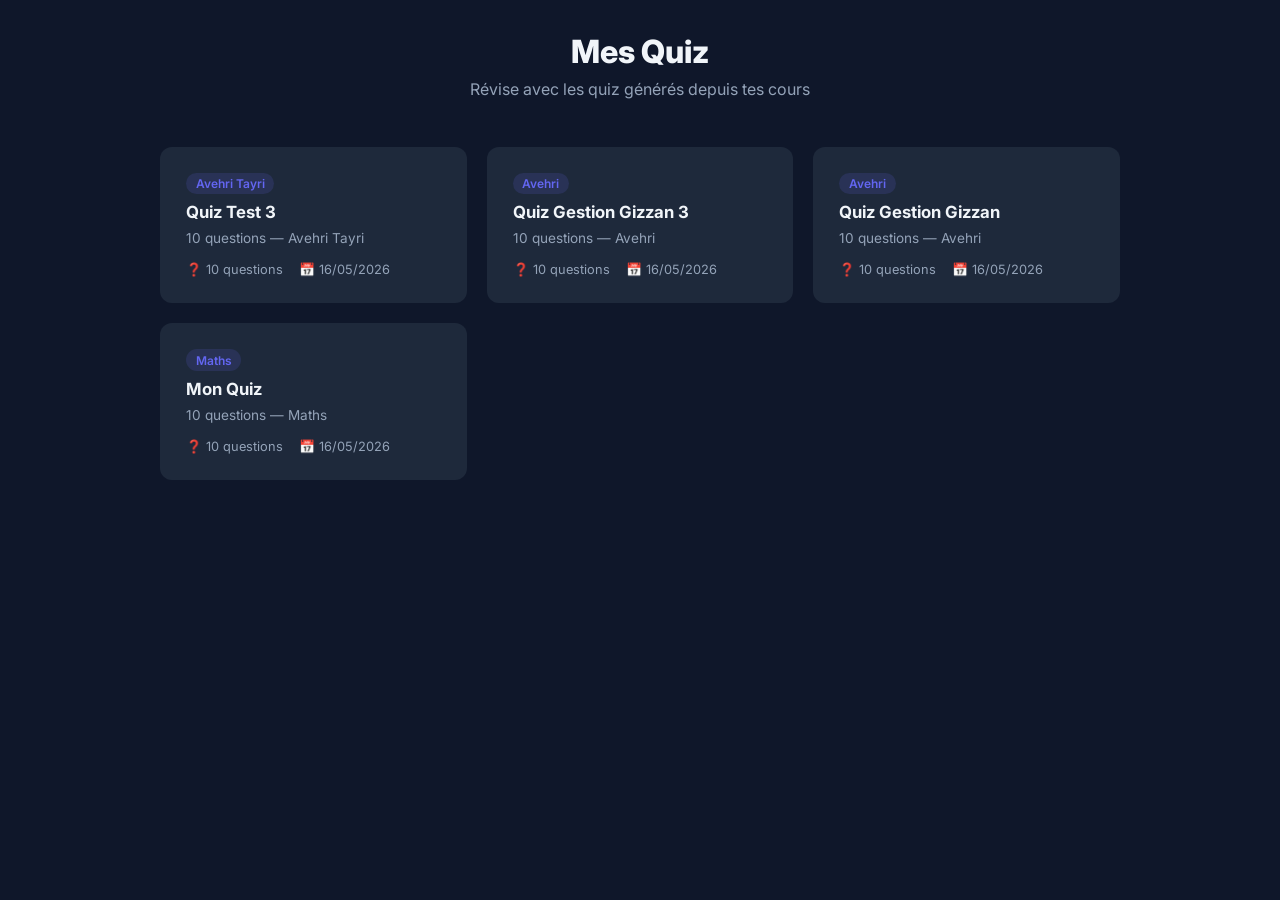
<file: index.html>
<!DOCTYPE html>
<html lang="fr">
<head>
  <meta charset="UTF-8" />
  <meta name="viewport" content="width=device-width, initial-scale=1.0" />
  <title>Mes Quiz</title>
  <link rel="preconnect" href="https://fonts.googleapis.com" />
  <link href="https://fonts.googleapis.com/css2?family=Inter:wght@400;600;700;800&display=swap" rel="stylesheet" />
  <style>
    :root {
      --bg: #0f172a; --surface: #1e293b; --surface2: #334155;
      --accent: #6366f1; --text: #f1f5f9; --text-muted: #94a3b8;
      --radius: 12px;
    }
    * { box-sizing: border-box; margin: 0; padding: 0; }
    body {
      font-family: 'Inter', system-ui, sans-serif;
      background: var(--bg); color: var(--text);
      min-height: 100vh; padding: 2rem 1rem;
    }
    header { text-align: center; margin-bottom: 3rem; }
    header h1 { font-size: 2rem; font-weight: 800; margin-bottom: 0.5rem; }
    header p  { color: var(--text-muted); }
    #quiz-grid {
      display: grid;
      grid-template-columns: repeat(auto-fill, minmax(280px, 1fr));
      gap: 1.25rem;
      max-width: 960px;
      margin: 0 auto;
    }
    .quiz-card {
      background: var(--surface);
      border-radius: var(--radius);
      padding: 1.5rem;
      text-decoration: none;
      color: var(--text);
      border: 2px solid transparent;
      transition: border-color 0.15s, transform 0.15s;
      display: flex;
      flex-direction: column;
      gap: 0.5rem;
    }
    .quiz-card:hover { border-color: var(--accent); transform: translateY(-3px); }
    .quiz-card .tag {
      font-size: 0.75rem; font-weight: 600; color: var(--accent);
      background: rgba(99,102,241,0.15); border-radius: 99px;
      padding: 0.2rem 0.6rem; width: fit-content;
    }
    .quiz-card h2 { font-size: 1.05rem; font-weight: 700; }
    .quiz-card p  { font-size: 0.85rem; color: var(--text-muted); flex: 1; }
    .quiz-card .meta {
      font-size: 0.8rem; color: var(--text-muted);
      display: flex; gap: 1rem; margin-top: 0.5rem;
    }
    .empty {
      text-align: center; color: var(--text-muted);
      grid-column: 1/-1; padding: 4rem 0;
    }
    .empty span { font-size: 3rem; display: block; margin-bottom: 1rem; }
  </style>
</head>
<body>
  <header>
    <h1>Mes Quiz</h1>
    <p>Révise avec les quiz générés depuis tes cours</p>
  </header>

  <div id="quiz-grid">
    <!-- Les cartes sont injectées dynamiquement via quiz-index.json -->
  </div>

  <script>
    fetch('./quiz-index.json')
      .then(r => r.json())
      .then(quizzes => {
        const grid = document.getElementById('quiz-grid');
        if (!quizzes.length) {
          grid.innerHTML = '<div class="empty"><span>📭</span>Aucun quiz pour l\'instant.<br>Le premier arrivera dès que tu enverras du contenu NotebookLM.</div>';
          return;
        }
        grid.innerHTML = quizzes.map(q => `
          <a class="quiz-card" href="./quizzes/${q.slug}.html">
            <span class="tag">${q.subject || 'Quiz'}</span>
            <h2>${q.title}</h2>
            <p>${q.description || ''}</p>
            <div class="meta">
              <span>❓ ${q.count} questions</span>
              <span>📅 ${q.date}</span>
            </div>
          </a>
        `).join('');
      })
      .catch(() => {
        document.getElementById('quiz-grid').innerHTML =
          '<div class="empty"><span>📭</span>Aucun quiz pour l\'instant.</div>';
      });
  </script>
</body>
</html>
</file>
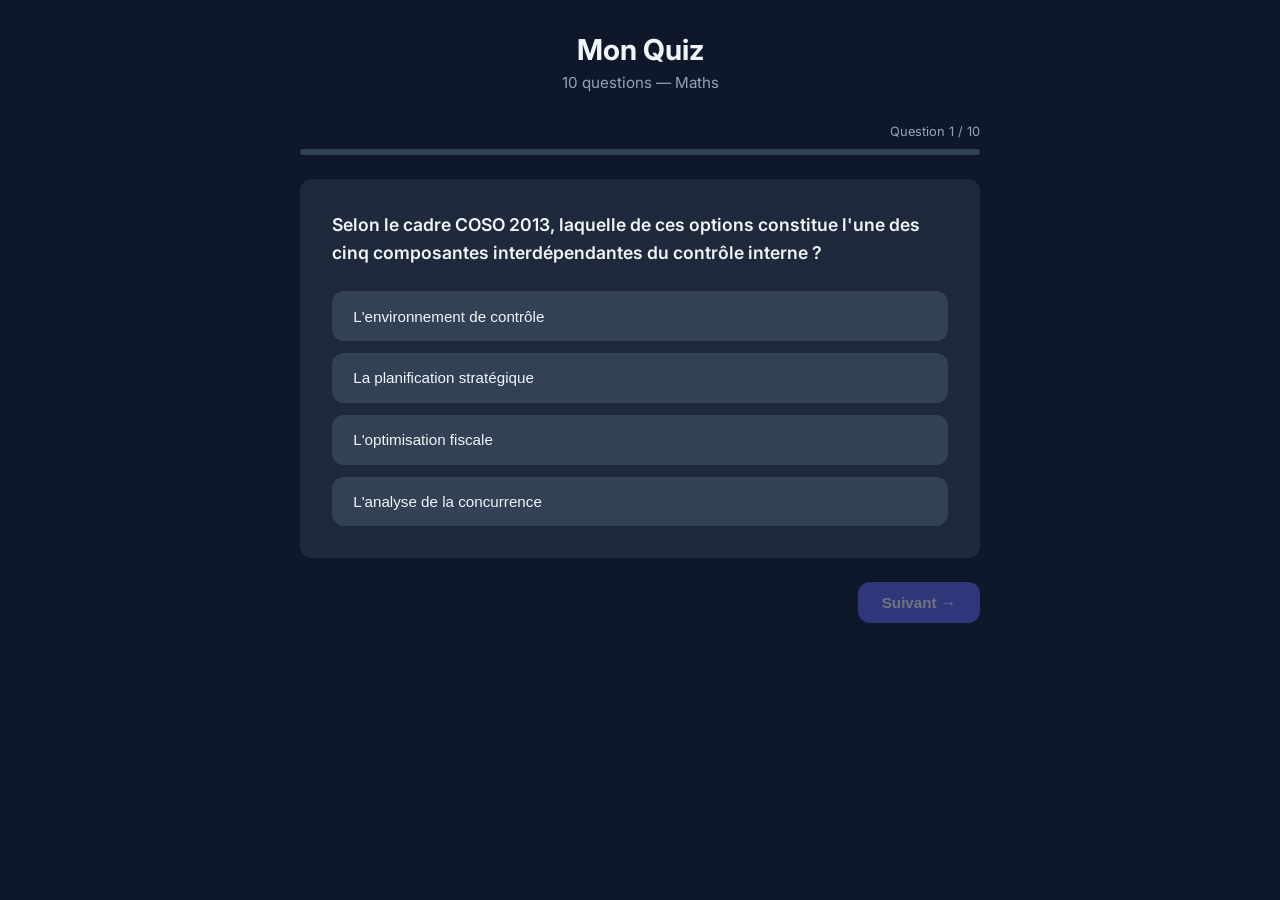
<file: quizzes/mon-quiz-1778919815564.html>
<!DOCTYPE html>
<html lang="fr">
<head>
  <meta charset="UTF-8" />
  <meta name="viewport" content="width=device-width, initial-scale=1.0" />
  <title>Mon Quiz</title>
  <link rel="preconnect" href="https://fonts.googleapis.com" />
  <link href="https://fonts.googleapis.com/css2?family=Inter:wght@400;600;700;800&display=swap" rel="stylesheet" />
  <link rel="stylesheet" href="../assets/quiz.css" />
</head>
<body>
  <header><h1>Mon Quiz</h1><p>10 questions — Maths</p></header>
  <div id="quiz-wrap">
    <div id="quiz-container">
      <p id="progress-label"></p>
      <div id="progress-bar-wrap"><div id="progress-bar"></div></div>
      <div class="question-card">
        <p class="question-text" id="question-text"></p>
        <ul class="options-list" id="options-list"></ul>
        <div id="feedback"></div>
      </div>
      <div id="nav-btns">
        <button class="btn" id="next-btn" disabled>Suivant &#x2192;</button>
      </div>
    </div>
  </div>
  <div id="score-screen">
    <div id="score-circle">
      <span id="score-number">0</span><span id="score-total"></span>
    </div>
    <h2>Quiz termin&#233; !</h2>
    <p id="score-message"></p>
    <button class="btn" id="retry-btn">Recommencer</button>
    <button class="btn" onclick="window.location.href=&#39;../index.html&#39;">Retour</button>
  </div>
  <script>
    const QUIZ_DATA = {
  "title": "Mon Quiz",
  "description": "10 questions — Maths",
  "subject": "Maths",
  "questions": [
    {
      "question": "Selon le cadre COSO 2013, laquelle de ces options constitue l'une des cinq composantes interdépendantes du contrôle interne ?",
      "options": [
        "L'environnement de contrôle",
        "La planification stratégique",
        "L'optimisation fiscale",
        "L'analyse de la concurrence"
      ],
      "correct": 0,
      "explanation": "Cette composante représente le socle du contrôle interne, englobant l'intégrité, les valeurs éthiques et la structure organisationnelle de l'entité."
    },
    {
      "question": "Dans le cadre de l'évaluation des risques, quel élément a été spécifiquement mis en avant par l'évolution du COSO ?",
      "options": [
        "Le risque de fraude",
        "Le risque de change",
        "Le risque de réputation",
        "Le risque environnemental"
      ],
      "correct": 0,
      "explanation": "Le cadre COSO impose désormais une évaluation explicite des risques de fraude lors de l'analyse des facteurs pouvant compromettre les objectifs."
    },
    {
      "question": "Que recouvre la composante 'Pilotage' (ou Monitoring) dans le système COSO ?",
      "options": [
        "L'évaluation permanente et ponctuelle de l'efficacité du contrôle interne",
        "La direction quotidienne des équipes de production",
        "La fixation annuelle des objectifs de performance",
        "L'audit externe légal des comptes"
      ],
      "correct": 0,
      "explanation": "Le pilotage permet de s'assurer que les composantes du contrôle interne sont bien présentes et fonctionnent de manière continue."
    },
    {
      "question": "Parmi les principes de 'l'environnement de contrôle', lequel souligne l'indépendance de la surveillance ?",
      "options": [
        "L'indépendance du conseil d'administration vis-à-vis du management",
        "L'autonomie financière des différents services",
        "L'absence de liens hiérarchiques entre les employés",
        "L'externalisation systématique de la comptabilité"
      ],
      "correct": 0,
      "explanation": "Le conseil doit exercer une surveillance indépendante sur le développement et la performance du contrôle interne."
    },
    {
      "question": "Quelle est la finalité principale des 'activités de contrôle' selon le cadre conceptuel ?",
      "options": [
        "S'assurer que les directives du management pour limiter les risques sont appliquées",
        "Augmenter le chiffre d'affaires de l'entreprise",
        "Remplacer le jugement humain par des systèmes informatiques",
        "Réduire le nombre de procédures écrites"
      ],
      "correct": 0,
      "explanation": "Les activités de contrôle sont les politiques et procédures qui aident à garantir que les mesures nécessaires sont prises pour maîtriser les risques."
    },
    {
      "question": "Dans l'évaluation de la composante 'Information et Communication', quel critère est essentiel pour la qualité de l'information ?",
      "options": [
        "La pertinence et l'exactitude de l'information communiquée",
        "L'utilisation exclusive de supports papier pour la traçabilité",
        "La diffusion de toutes les informations à tous les employés",
        "Le volume massif de données produites"
      ],
      "correct": 0,
      "explanation": "Pour être utile au contrôle interne, l'information doit être fiable, actuelle et distribuée aux bonnes personnes dans les délais."
    },
    {
      "question": "Lorsqu'un Commissaire aux Comptes (CAC) vérifie l'existence du système de contrôle interne, quel test utilise-t-il ?",
      "options": [
        "Un test de conformité",
        "Une procédure de confirmation directe",
        "Un test de performance individuelle",
        "Une revue analytique de fin d'année"
      ],
      "correct": 0,
      "explanation": "Le test de conformité confirme que le descriptif du système correspond bien à la réalité des procédures prévues par l'entreprise."
    },
    {
      "question": "Que doit faire l'auditeur si un test de conformité révèle une divergence entre la procédure écrite et la pratique ?",
      "options": [
        "Examiner d'autres transactions pour confirmer si la divergence est systématique",
        "Émettre immédiatement un rapport avec réserve",
        "Ignorer la divergence si le montant de la transaction est faible",
        "Demander le licenciement du personnel n'appliquant pas la procédure"
      ],
      "correct": 0,
      "explanation": "L'auditeur doit s'assurer qu'il n'a pas choisi une transaction exceptionnelle avant de corriger sa description du système."
    },
    {
      "question": "Selon le COSO, quel est l'objectif final du contrôle interne vis-à-vis des parties prenantes ?",
      "options": [
        "Fournir une assurance raisonnable quant à la réalisation des objectifs",
        "Garantir l'absence totale de fraude au sein de l'entreprise",
        "Remplacer la responsabilité de la direction",
        "Éliminer le besoin d'un audit externe des comptes"
      ],
      "correct": 0,
      "explanation": "En raison des limites inhérentes à tout système (erreur humaine, collusion), le contrôle interne ne peut offrir qu'une assurance raisonnable, pas absolue."
    },
    {
      "question": "Lequel de ces principes appartient à l'objectif 'Fiabilité des informations financières' ?",
      "options": [
        "L'exhaustivité des enregistrements",
        "La maximisation du profit trimestriel",
        "Le respect des normes de sécurité physique des locaux",
        "Le recrutement systématique de personnel bilingue"
      ],
      "correct": 0,
      "explanation": "L'exhaustivité garantit que toutes les opérations devant être enregistrées l'ont effectivement été, évitant les omissions dans les comptes."
    }
  ]
};
  </script>
  <script src="../assets/quiz.js"></script>
</body>
</html>
</file>
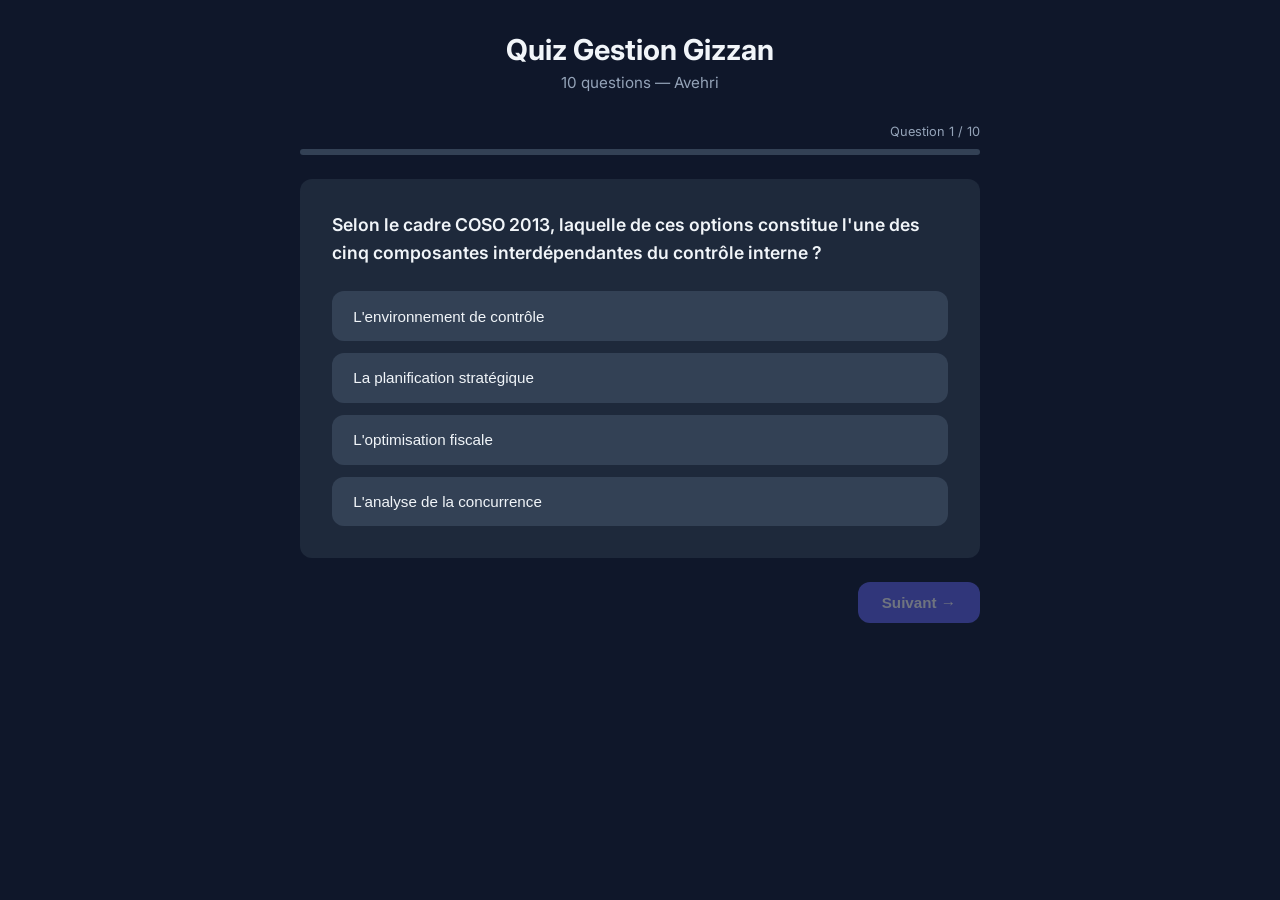
<file: quizzes/quiz-gestion-gizzan-1778924246623.html>
<!DOCTYPE html>
<html lang="fr">
<head>
  <meta charset="UTF-8" />
  <meta name="viewport" content="width=device-width, initial-scale=1.0" />
  <title>Quiz Gestion Gizzan</title>
  <link rel="preconnect" href="https://fonts.googleapis.com" />
  <link href="https://fonts.googleapis.com/css2?family=Inter:wght@400;600;700;800&display=swap" rel="stylesheet" />
  <link rel="stylesheet" href="../assets/quiz.css" />
</head>
<body>
  <header><h1>Quiz Gestion Gizzan</h1><p>10 questions — Avehri</p></header>
  <div id="quiz-wrap">
    <div id="quiz-container">
      <p id="progress-label"></p>
      <div id="progress-bar-wrap"><div id="progress-bar"></div></div>
      <div class="question-card">
        <p class="question-text" id="question-text"></p>
        <ul class="options-list" id="options-list"></ul>
        <div id="feedback"></div>
      </div>
      <div id="nav-btns">
        <button class="btn" id="next-btn" disabled>Suivant &#x2192;</button>
      </div>
    </div>
  </div>
  <div id="score-screen">
    <div id="score-circle">
      <span id="score-number">0</span><span id="score-total"></span>
    </div>
    <h2>Quiz termin&#233; !</h2>
    <p id="score-message"></p>
    <button class="btn" id="retry-btn">Recommencer</button>
    <button class="btn" onclick="window.location.href=&#39;../index.html&#39;">Retour</button>
  </div>
  <script>
    const QUIZ_DATA = {
  "title": "Quiz Gestion Gizzan",
  "description": "10 questions — Avehri",
  "subject": "Avehri",
  "questions": [
    {
      "question": "Selon le cadre COSO 2013, laquelle de ces options constitue l'une des cinq composantes interdépendantes du contrôle interne ?",
      "options": [
        "L'environnement de contrôle",
        "La planification stratégique",
        "L'optimisation fiscale",
        "L'analyse de la concurrence"
      ],
      "correct": 0,
      "explanation": "Cette composante représente le socle du contrôle interne, englobant l'intégrité, les valeurs éthiques et la structure organisationnelle de l'entité."
    },
    {
      "question": "Dans le cadre de l'évaluation des risques, quel élément a été spécifiquement mis en avant par l'évolution du COSO ?",
      "options": [
        "Le risque de fraude",
        "Le risque de change",
        "Le risque de réputation",
        "Le risque environnemental"
      ],
      "correct": 0,
      "explanation": "Le cadre COSO impose désormais une évaluation explicite des risques de fraude lors de l'analyse des facteurs pouvant compromettre les objectifs."
    },
    {
      "question": "Que recouvre la composante 'Pilotage' (ou Monitoring) dans le système COSO ?",
      "options": [
        "L'évaluation permanente et ponctuelle de l'efficacité du contrôle interne",
        "La direction quotidienne des équipes de production",
        "La fixation annuelle des objectifs de performance",
        "L'audit externe légal des comptes"
      ],
      "correct": 0,
      "explanation": "Le pilotage permet de s'assurer que les composantes du contrôle interne sont bien présentes et fonctionnent de manière continue."
    },
    {
      "question": "Parmi les principes de 'l'environnement de contrôle', lequel souligne l'indépendance de la surveillance ?",
      "options": [
        "L'indépendance du conseil d'administration vis-à-vis du management",
        "L'autonomie financière des différents services",
        "L'absence de liens hiérarchiques entre les employés",
        "L'externalisation systématique de la comptabilité"
      ],
      "correct": 0,
      "explanation": "Le conseil doit exercer une surveillance indépendante sur le développement et la performance du contrôle interne."
    },
    {
      "question": "Quelle est la finalité principale des 'activités de contrôle' selon le cadre conceptuel ?",
      "options": [
        "S'assurer que les directives du management pour limiter les risques sont appliquées",
        "Augmenter le chiffre d'affaires de l'entreprise",
        "Remplacer le jugement humain par des systèmes informatiques",
        "Réduire le nombre de procédures écrites"
      ],
      "correct": 0,
      "explanation": "Les activités de contrôle sont les politiques et procédures qui aident à garantir que les mesures nécessaires sont prises pour maîtriser les risques."
    },
    {
      "question": "Dans l'évaluation de la composante 'Information et Communication', quel critère est essentiel pour la qualité de l'information ?",
      "options": [
        "La pertinence et l'exactitude de l'information communiquée",
        "L'utilisation exclusive de supports papier pour la traçabilité",
        "La diffusion de toutes les informations à tous les employés",
        "Le volume massif de données produites"
      ],
      "correct": 0,
      "explanation": "Pour être utile au contrôle interne, l'information doit être fiable, actuelle et distribuée aux bonnes personnes dans les délais."
    },
    {
      "question": "Lorsqu'un Commissaire aux Comptes (CAC) vérifie l'existence du système de contrôle interne, quel test utilise-t-il ?",
      "options": [
        "Un test de conformité",
        "Une procédure de confirmation directe",
        "Un test de performance individuelle",
        "Une revue analytique de fin d'année"
      ],
      "correct": 0,
      "explanation": "Le test de conformité confirme que le descriptif du système correspond bien à la réalité des procédures prévues par l'entreprise."
    },
    {
      "question": "Que doit faire l'auditeur si un test de conformité révèle une divergence entre la procédure écrite et la pratique ?",
      "options": [
        "Examiner d'autres transactions pour confirmer si la divergence est systématique",
        "Émettre immédiatement un rapport avec réserve",
        "Ignorer la divergence si le montant de la transaction est faible",
        "Demander le licenciement du personnel n'appliquant pas la procédure"
      ],
      "correct": 0,
      "explanation": "L'auditeur doit s'assurer qu'il n'a pas choisi une transaction exceptionnelle avant de corriger sa description du système."
    },
    {
      "question": "Selon le COSO, quel est l'objectif final du contrôle interne vis-à-vis des parties prenantes ?",
      "options": [
        "Fournir une assurance raisonnable quant à la réalisation des objectifs",
        "Garantir l'absence totale de fraude au sein de l'entreprise",
        "Remplacer la responsabilité de la direction",
        "Éliminer le besoin d'un audit externe des comptes"
      ],
      "correct": 0,
      "explanation": "En raison des limites inhérentes à tout système (erreur humaine, collusion), le contrôle interne ne peut offrir qu'une assurance raisonnable, pas absolue."
    },
    {
      "question": "Lequel de ces principes appartient à l'objectif 'Fiabilité des informations financières' ?",
      "options": [
        "L'exhaustivité des enregistrements",
        "La maximisation du profit trimestriel",
        "Le respect des normes de sécurité physique des locaux",
        "Le recrutement systématique de personnel bilingue"
      ],
      "correct": 0,
      "explanation": "L'exhaustivité garantit que toutes les opérations devant être enregistrées l'ont effectivement été, évitant les omissions dans les comptes."
    }
  ]
};
  </script>
  <script src="../assets/quiz.js"></script>
</body>
</html>
</file>
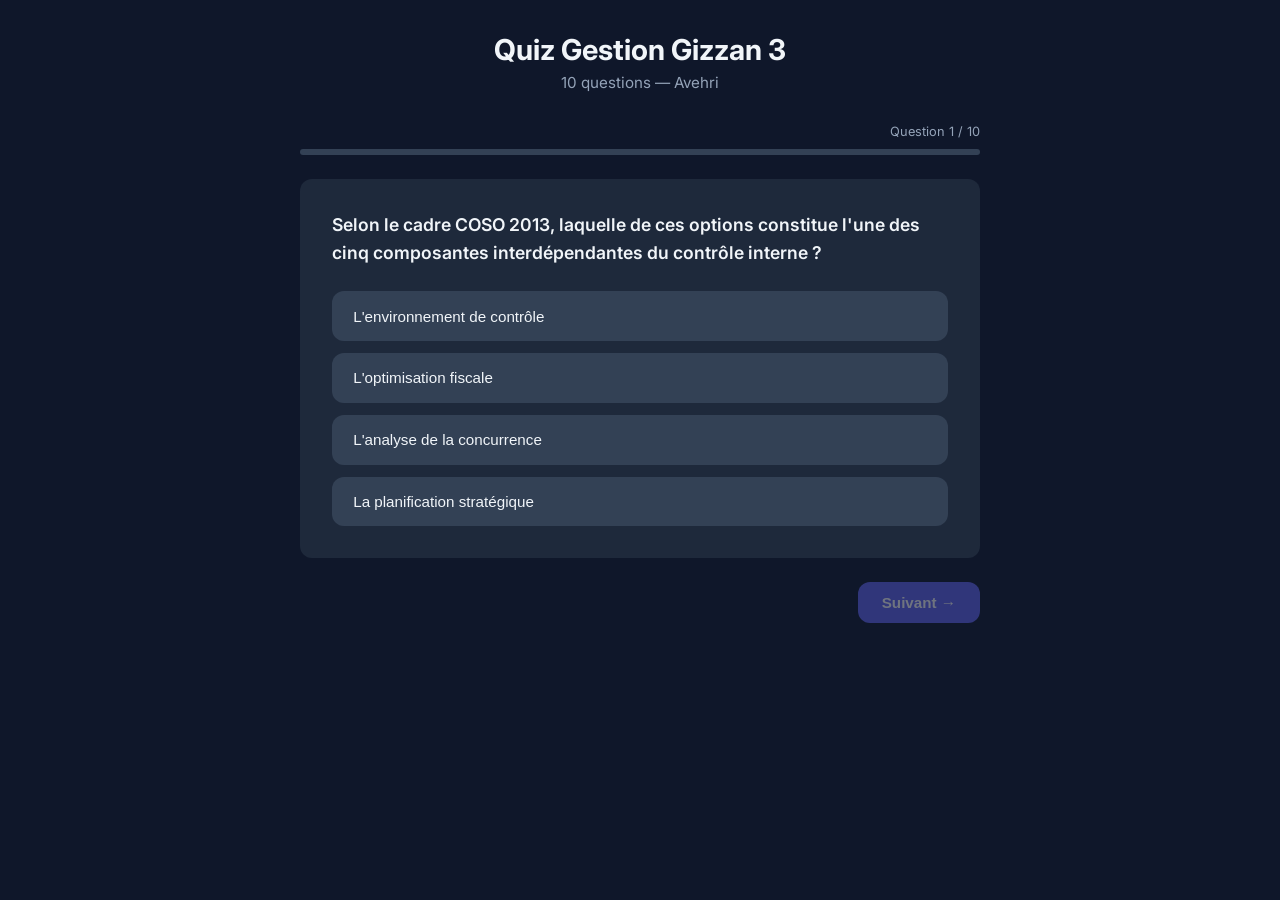
<file: quizzes/quiz-gestion-gizzan-3-1778926179004.html>
<!DOCTYPE html>
<html lang="fr">
<head>
<meta charset="UTF-8" />
<meta name="viewport" content="width=device-width, initial-scale=1.0" />
<title>Quiz Gestion Gizzan 3</title>
<link rel="preconnect" href="https://fonts.googleapis.com" />
<link href="https://fonts.googleapis.com/css2?family=Inter:wght@400;600;700;800&display=swap" rel="stylesheet" />
<link rel="stylesheet" href="../assets/quiz.css" />
</head>
<body>
<header><h1>Quiz Gestion Gizzan 3</h1><p>10 questions — Avehri</p></header>
<div id="quiz-wrap"><div id="quiz-container">
<p id="progress-label"></p>
<div id="progress-bar-wrap"><div id="progress-bar"></div></div>
<div class="question-card">
<p class="question-text" id="question-text"></p>
<ul class="options-list" id="options-list"></ul>
<div id="feedback"></div>
</div>
<div id="nav-btns">
<button class="btn" id="next-btn" disabled>Suivant &#8594;</button>
</div>
</div></div>
<div id="score-screen">
<div id="score-circle">
<span id="score-number">0</span><span id="score-total"></span>
</div>
<h2>Quiz termin&#233; !</h2>
<p id="score-message"></p>
<button class="btn" id="retry-btn">Recommencer</button>
<a class="btn" href="../index.html">Retour</a>
</div>
<script>const QUIZ_DATA={"title":"Quiz Gestion Gizzan 3","description":"10 questions — Avehri","subject":"Avehri","questions":[{"question":"Selon le cadre COSO 2013, laquelle de ces options constitue l'une des cinq composantes interdépendantes du contrôle interne ?","options":["L'environnement de contrôle","L'optimisation fiscale","L'analyse de la concurrence","La planification stratégique"],"correct":0,"explanation":"Cette composante représente le socle du contrôle interne, englobant l'intégrité, les valeurs éthiques et la structure organisationnelle de l'entité."},{"question":"Dans le cadre de l'évaluation des risques, quel élément a été spécifiquement mis en avant par l'évolution du COSO ?","options":["Le risque de change","Le risque de fraude","Le risque environnemental","Le risque de réputation"],"correct":1,"explanation":"Le cadre COSO impose désormais une évaluation explicite des risques de fraude lors de l'analyse des facteurs pouvant compromettre les objectifs."},{"question":"Que recouvre la composante 'Pilotage' (ou Monitoring) dans le système COSO ?","options":["La fixation annuelle des objectifs de performance","La direction quotidienne des équipes de production","L'évaluation permanente et ponctuelle de l'efficacité du contrôle interne","L'audit externe légal des comptes"],"correct":2,"explanation":"Le pilotage permet de s'assurer que les composantes du contrôle interne sont bien présentes et fonctionnent de manière continue."},{"question":"Parmi les principes de 'l'environnement de contrôle', lequel souligne l'indépendance de la surveillance ?","options":["L'absence de liens hiérarchiques entre les employés","L'externalisation systématique de la comptabilité","L'autonomie financière des différents services","L'indépendance du conseil d'administration vis-à-vis du management"],"correct":3,"explanation":"Le conseil doit exercer une surveillance indépendante sur le développement et la performance du contrôle interne."},{"question":"Quelle est la finalité principale des 'activités de contrôle' selon le cadre conceptuel ?","options":["S'assurer que les directives du management pour limiter les risques sont appliquées","Réduire le nombre de procédures écrites","Remplacer le jugement humain par des systèmes informatiques","Augmenter le chiffre d'affaires de l'entreprise"],"correct":0,"explanation":"Les activités de contrôle sont les politiques et procédures qui aident à garantir que les mesures nécessaires sont prises pour maîtriser les risques."},{"question":"Dans l'évaluation de la composante 'Information et Communication', quel critère est essentiel pour la qualité de l'information ?","options":["Le volume massif de données produites","La pertinence et l'exactitude de l'information communiquée","L'utilisation exclusive de supports papier pour la traçabilité","La diffusion de toutes les informations à tous les employés"],"correct":1,"explanation":"Pour être utile au contrôle interne, l'information doit être fiable, actuelle et distribuée aux bonnes personnes dans les délais."},{"question":"Lorsqu'un Commissaire aux Comptes (CAC) vérifie l'existence du système de contrôle interne, quel test utilise-t-il ?","options":["Un test de performance individuelle","Une procédure de confirmation directe","Un test de conformité","Une revue analytique de fin d'année"],"correct":2,"explanation":"Le test de conformité confirme que le descriptif du système correspond bien à la réalité des procédures prévues par l'entreprise."},{"question":"Que doit faire l'auditeur si un test de conformité révèle une divergence entre la procédure écrite et la pratique ?","options":["Émettre immédiatement un rapport avec réserve","Demander le licenciement du personnel n'appliquant pas la procédure","Ignorer la divergence si le montant de la transaction est faible","Examiner d'autres transactions pour confirmer si la divergence est systématique"],"correct":3,"explanation":"L'auditeur doit s'assurer qu'il n'a pas choisi une transaction exceptionnelle avant de corriger sa description du système."},{"question":"Selon le COSO, quel est l'objectif final du contrôle interne vis-à-vis des parties prenantes ?","options":["Fournir une assurance raisonnable quant à la réalisation des objectifs","Remplacer la responsabilité de la direction","Éliminer le besoin d'un audit externe des comptes","Garantir l'absence totale de fraude au sein de l'entreprise"],"correct":0,"explanation":"En raison des limites inhérentes à tout système (erreur humaine, collusion), le contrôle interne ne peut offrir qu'une assurance raisonnable, pas absolue."},{"question":"Lequel de ces principes appartient à l'objectif 'Fiabilité des informations financières' ?","options":["La maximisation du profit trimestriel","Le recrutement systématique de personnel bilingue","L'exhaustivité des enregistrements","Le respect des normes de sécurité physique des locaux"],"correct":2,"explanation":"L'exhaustivité garantit que toutes les opérations devant être enregistrées l'ont effectivement été, évitant les omissions dans les comptes."}]};</script>
<script src="../assets/quiz.js"></script>
</body>
</html>
</file>
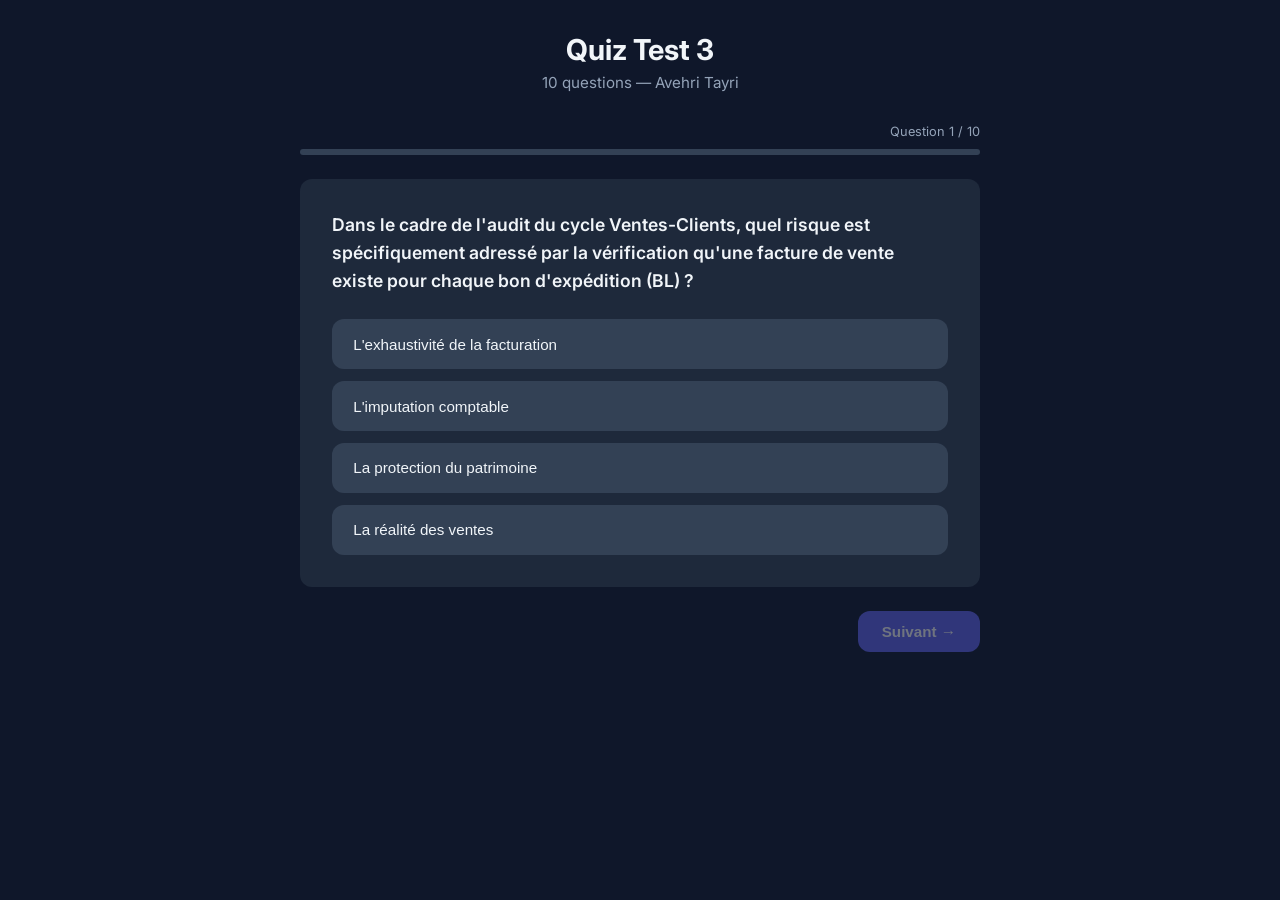
<file: quizzes/quiz-test-3-1778953111049.html>
<!DOCTYPE html>
<html lang="fr">
<head>
<meta charset="UTF-8" />
<meta name="viewport" content="width=device-width, initial-scale=1.0" />
<title>Quiz Test 3</title>
<link rel="preconnect" href="https://fonts.googleapis.com" />
<link href="https://fonts.googleapis.com/css2?family=Inter:wght@400;600;700;800&display=swap" rel="stylesheet" />
<link rel="stylesheet" href="../assets/quiz.css" />
</head>
<body>
<header><h1>Quiz Test 3</h1><p>10 questions — Avehri Tayri</p></header>
<div id="quiz-wrap"><div id="quiz-container">
<p id="progress-label"></p>
<div id="progress-bar-wrap"><div id="progress-bar"></div></div>
<div class="question-card">
<p class="question-text" id="question-text"></p>
<ul class="options-list" id="options-list"></ul>
<div id="feedback"></div>
</div>
<div id="nav-btns">
<button class="btn" id="next-btn" disabled>Suivant &#8594;</button>
</div>
</div></div>
<div id="score-screen">
<div id="score-circle">
<span id="score-number">0</span><span id="score-total"></span>
</div>
<h2>Quiz termin&#233; !</h2>
<p id="score-message"></p>
<button class="btn" id="retry-btn">Recommencer</button>
<a class="btn" href="../index.html">Retour</a>
</div>
<script>const QUIZ_DATA={"title":"Quiz Test 3","description":"10 questions — Avehri Tayri","subject":"Avehri Tayri","questions":[{"question":"Dans le cadre de l'audit du cycle Ventes-Clients, quel risque est spécifiquement adressé par la vérification qu'une facture de vente existe pour chaque bon d'expédition (BL) ?","options":["L'exhaustivité de la facturation","L'imputation comptable","La protection du patrimoine","La réalité des ventes"],"correct":0,"explanation":"S'assurer que chaque expédition physique a donné lieu à une facture permet de confirmer que la totalité des ventes réalisées est capturée dans le système."},{"question":"Quel risque majeur pèse sur la valorisation des stocks lors de l'inventaire de fin d'exercice ?","options":["L'enregistrement de stocks n'existant pas physiquement","L'absence de provision pour dépréciation sur les stocks à rotation lente","L'utilisation d'un plan de stockage non documenté","L'omission de marchandises appartenant à l'entreprise mais situées chez des tiers"],"correct":1,"explanation":"La valorisation correcte nécessite d'identifier les stocks abîmés ou ne tournant pas pour ajuster leur valeur comptable à leur valeur vénale."},{"question":"Pour le Commissaire aux Comptes (CAC), qu'est-ce qui définit un système ou une fonction comme 'significatif' lors de la prise de connaissance de l'entité ?","options":["L'utilisation exclusive de logiciels de gestion intégrés (PGI)","Le niveau de compétence technique du responsable de service","Le traitement de données répétitives ayant une incidence significative sur les comptes annuels","Le nombre d'employés travaillant dans le service concerné"],"correct":2,"explanation":"Les systèmes significatifs sont ceux qui gèrent les gros volumes d'opérations (ventes, achats, salaires) impactant directement le résultat."},{"question":"Dans le cycle clients-ventes, quelle procédure de contrôle interne permet de prévenir les créances insolvables ?","options":["L'envoi systématique d'un double du bon de livraison au client","La numérotation séquentielle des factures de vente","Le lettrage régulier des comptes clients par le service comptable","L'approbation des conditions financières et des plafonds de crédit avant l'acceptation de la commande"],"correct":3,"explanation":"Le contrôle préventif au moment de la commande limite le risque de vendre à des clients douteux sans garanties de paiement."},{"question":"Quelle est la conséquence directe d'un défaut de séparation des tâches entre l'acheteur et le responsable de la comptabilité fournisseurs ?","options":["Un risque accru de détournement de fonds ou d'engagements non autorisés","Une augmentation des délais de livraison des fournisseurs","L'impossibilité de réaliser un inventaire physique annuel","Une diminution automatique de la valeur vénale des stocks"],"correct":0,"explanation":"La séparation des fonctions de décision (achat) et d'enregistrement (comptabilité) est essentielle pour éviter qu'une personne puisse initier et masquer une opération frauduleuse."},{"question":"Lors d'un audit de stock, pourquoi le CAC procède-t-il à un rapprochement entre l'inventaire physique et la comptabilité ?","options":["Pour s'assurer que les stocks appartiennent juridiquement à l'entreprise","Pour vérifier la réalité et l'exhaustivité des stocks enregistrés","Pour déterminer le coût de revient unitaire des produits finis","Pour valider le choix de la méthode d'évaluation (FIFO ou CUMP)"],"correct":1,"explanation":"Ce rapprochement confirme que ce qui est en comptabilité existe physiquement (réalité) et que tout ce qui existe physiquement est enregistré (exhaustivité)."},{"question":"Dans l'assertion de 'coupure des exercices' pour le cycle ventes, quel est l'objectif du CAC ?","options":["Contrôler que les tarifs appliqués sont conformes au catalogue de l'année $N$","Vérifier que toutes les factures de l'année ont été payées avant la clôture","S'assurer que les ventes sont rattachées à l'exercice au cours duquel la livraison a eu lieu","Valider que le montant de la TVA a été correctement calculé"],"correct":2,"explanation":"Le principe d'indépendance des exercices exige que le produit soit reconnu au moment du transfert de propriété (généralement la livraison)."},{"question":"Quelle faiblesse de contrôle interne est illustrée par l'absence de relance systématique des factures impayées dans une entreprise ?","options":["Risque d'enregistrement multiple d'une même facture","Absence de réalité des opérations enregistrées","Défaut d'exhaustivité des ventes enregistrées","Risque de non-recouvrement et défaillance de la protection du patrimoine"],"correct":3,"explanation":"Une relance 'au coup par coup' sans procédure formalisée augmente le risque de perte financière et dégrade la qualité de l'actif (créances)."},{"question":"Pourquoi le CAC doit-il s'assurer que les sacs de matières premières en stock sont clairement différenciés selon leur appartenance ?","options":["Pour garantir que seuls les actifs appartenant à l'entreprise sont inscrits au bilan","Pour respecter les normes d'hygiène et de sécurité industrielle","Pour optimiser l'espace de stockage dans l'entrepôt","Pour faciliter le calcul du coût de revient moyen pondéré"],"correct":0,"explanation":"L'inventaire doit exclure les stocks détenus pour le compte de tiers (consignation, sous-traitance) pour respecter l'assertion de propriété."},{"question":"Parmi ces techniques, laquelle permet au CAC de vérifier l'efficacité du fonctionnement du contrôle interne sur toute l'année ?","options":["L'examen analytique des variations de marge brute","L'entretien initial avec le dirigeant de l'entreprise","Le test de procédures sur un échantillon représentatif d'opérations","La confirmation directe des soldes auprès des clients (circularisation)"],"correct":2,"explanation":"Les tests de procédures visent à obtenir des éléments probants sur l'efficacité constante des contrôles mis en place par l'entreprise."}]};</script>
<script src="../assets/quiz.js"></script>
</body>
</html>
</file>
<file: assets/quiz.css>
:root {
  --bg: #0f172a;
  --surface: #1e293b;
  --surface2: #334155;
  --accent: #6366f1;
  --accent-hover: #818cf8;
  --success: #22c55e;
  --error: #ef4444;
  --text: #f1f5f9;
  --text-muted: #94a3b8;
  --radius: 12px;
}

* { box-sizing: border-box; margin: 0; padding: 0; }

body {
  font-family: 'Inter', system-ui, sans-serif;
  background: var(--bg);
  color: var(--text);
  min-height: 100vh;
  display: flex;
  flex-direction: column;
  align-items: center;
  padding: 2rem 1rem;
}

header {
  text-align: center;
  margin-bottom: 2rem;
}

header h1 {
  font-size: 1.8rem;
  font-weight: 700;
  margin-bottom: 0.4rem;
}

header p {
  color: var(--text-muted);
  font-size: 0.95rem;
}

#quiz-container {
  width: 100%;
  max-width: 680px;
}

/* Progress bar */
#progress-bar-wrap {
  background: var(--surface2);
  border-radius: 99px;
  height: 6px;
  margin-bottom: 1.5rem;
  overflow: hidden;
}

#progress-bar {
  height: 100%;
  background: var(--accent);
  border-radius: 99px;
  transition: width 0.4s ease;
}

#progress-label {
  text-align: right;
  font-size: 0.8rem;
  color: var(--text-muted);
  margin-bottom: 0.6rem;
}

/* Question card */
.question-card {
  background: var(--surface);
  border-radius: var(--radius);
  padding: 2rem;
  margin-bottom: 1.5rem;
}

.question-text {
  font-size: 1.1rem;
  font-weight: 600;
  line-height: 1.6;
  margin-bottom: 1.5rem;
}

/* Options */
.options-list {
  list-style: none;
  display: flex;
  flex-direction: column;
  gap: 0.75rem;
}

.option-btn {
  width: 100%;
  text-align: left;
  background: var(--surface2);
  border: 2px solid transparent;
  border-radius: var(--radius);
  padding: 0.9rem 1.2rem;
  color: var(--text);
  font-size: 0.95rem;
  cursor: pointer;
  transition: border-color 0.15s, background 0.15s, transform 0.1s;
}

.option-btn:hover:not(:disabled) {
  border-color: var(--accent);
  transform: translateX(4px);
}

.option-btn.correct {
  border-color: var(--success);
  background: rgba(34, 197, 94, 0.12);
}

.option-btn.wrong {
  border-color: var(--error);
  background: rgba(239, 68, 68, 0.12);
}

.option-btn:disabled { cursor: default; transform: none; }

/* Feedback */
#feedback {
  margin-top: 1rem;
  padding: 0.8rem 1.1rem;
  border-radius: var(--radius);
  font-size: 0.9rem;
  line-height: 1.5;
  display: none;
}

#feedback.show { display: block; }
#feedback.correct { background: rgba(34,197,94,0.15); color: #4ade80; }
#feedback.wrong   { background: rgba(239,68,68,0.15);  color: #f87171; }

/* Navigation */
#nav-btns {
  display: flex;
  justify-content: flex-end;
  margin-top: 1.5rem;
}

.btn {
  background: var(--accent);
  color: #fff;
  border: none;
  border-radius: var(--radius);
  padding: 0.75rem 1.5rem;
  font-size: 0.95rem;
  font-weight: 600;
  cursor: pointer;
  transition: background 0.15s, transform 0.1s;
}

.btn:hover { background: var(--accent-hover); transform: translateY(-1px); }
.btn:disabled { opacity: 0.4; cursor: default; transform: none; }

/* Score screen */
#score-screen {
  display: none;
  text-align: center;
  background: var(--surface);
  border-radius: var(--radius);
  padding: 3rem 2rem;
}

#score-screen.show { display: block; }

#score-circle {
  width: 120px;
  height: 120px;
  border-radius: 50%;
  border: 6px solid var(--accent);
  display: flex;
  flex-direction: column;
  align-items: center;
  justify-content: center;
  margin: 0 auto 1.5rem;
}

#score-number { font-size: 2rem; font-weight: 800; }
#score-total  { font-size: 0.85rem; color: var(--text-muted); }

#score-screen h2 { font-size: 1.4rem; margin-bottom: 0.5rem; }
#score-message  { color: var(--text-muted); margin-bottom: 2rem; }

#retry-btn {
  background: var(--surface2);
  margin-right: 0.75rem;
}
</file>
